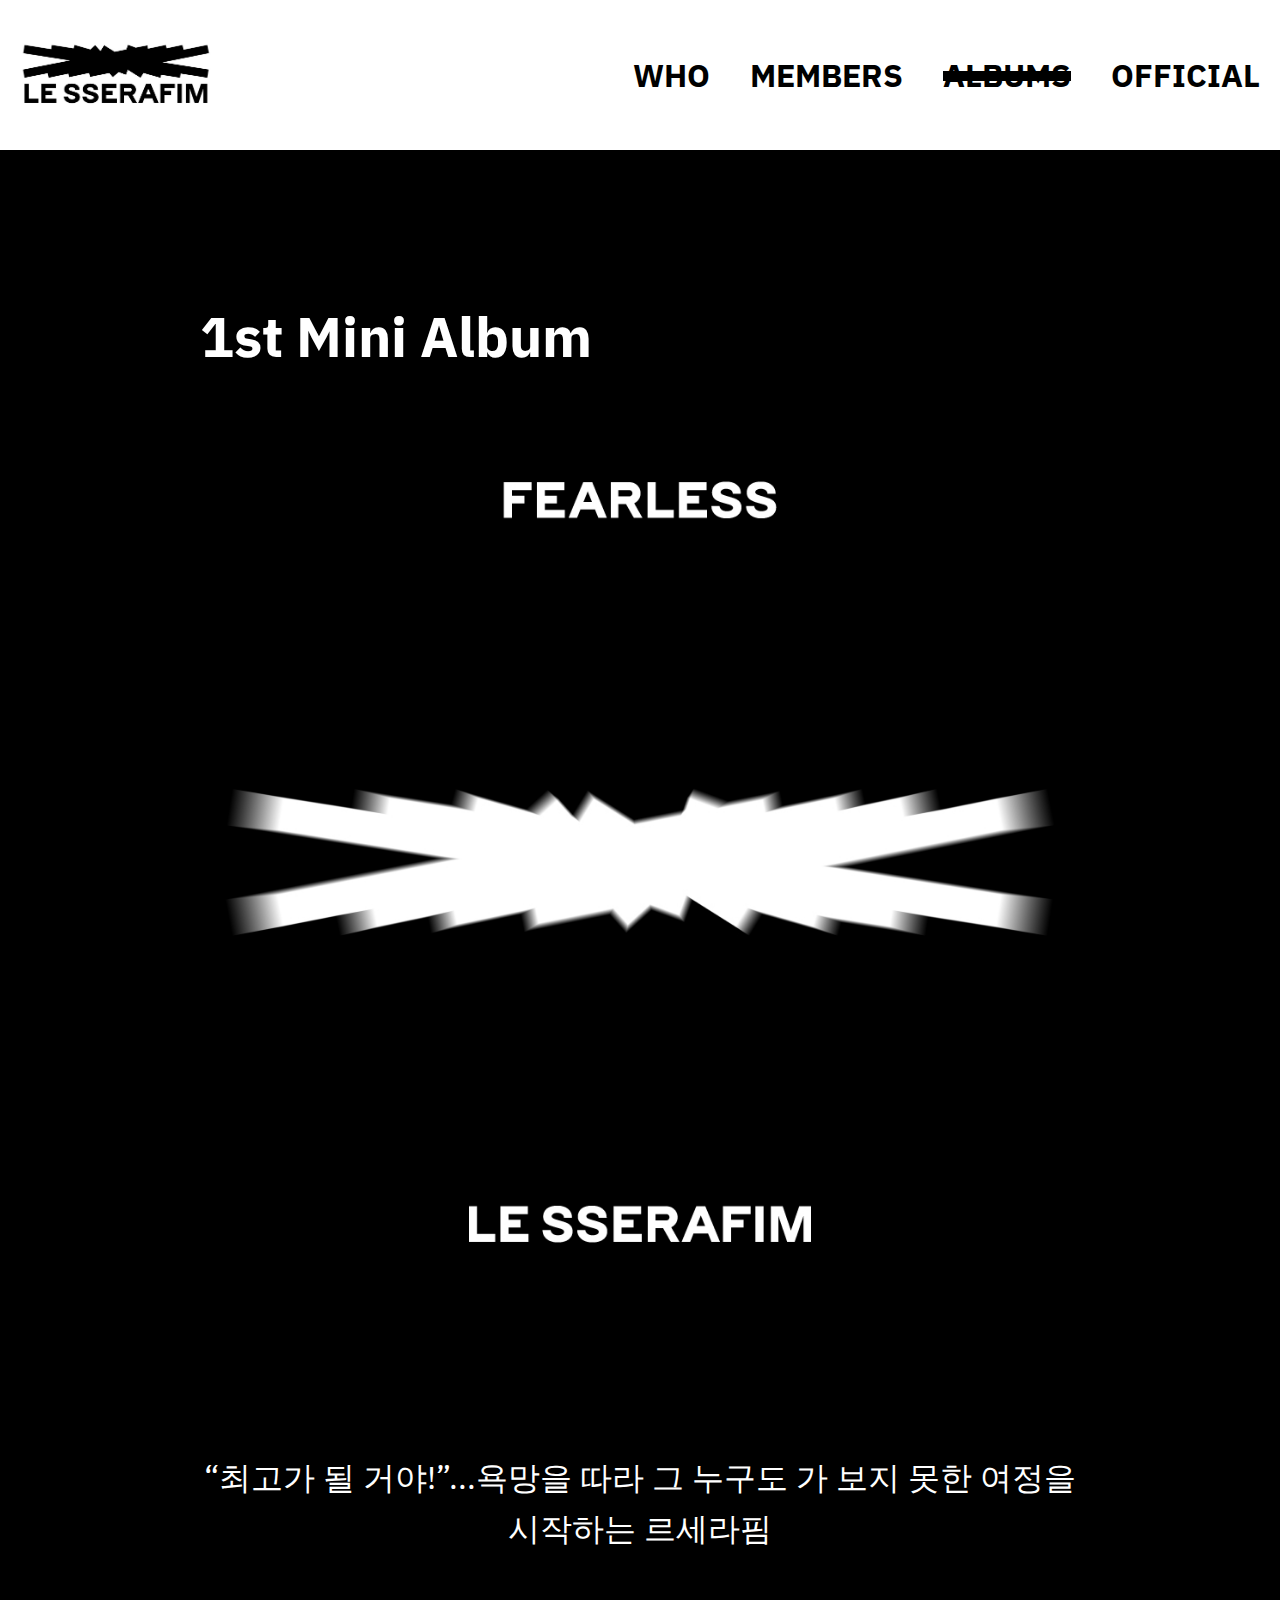
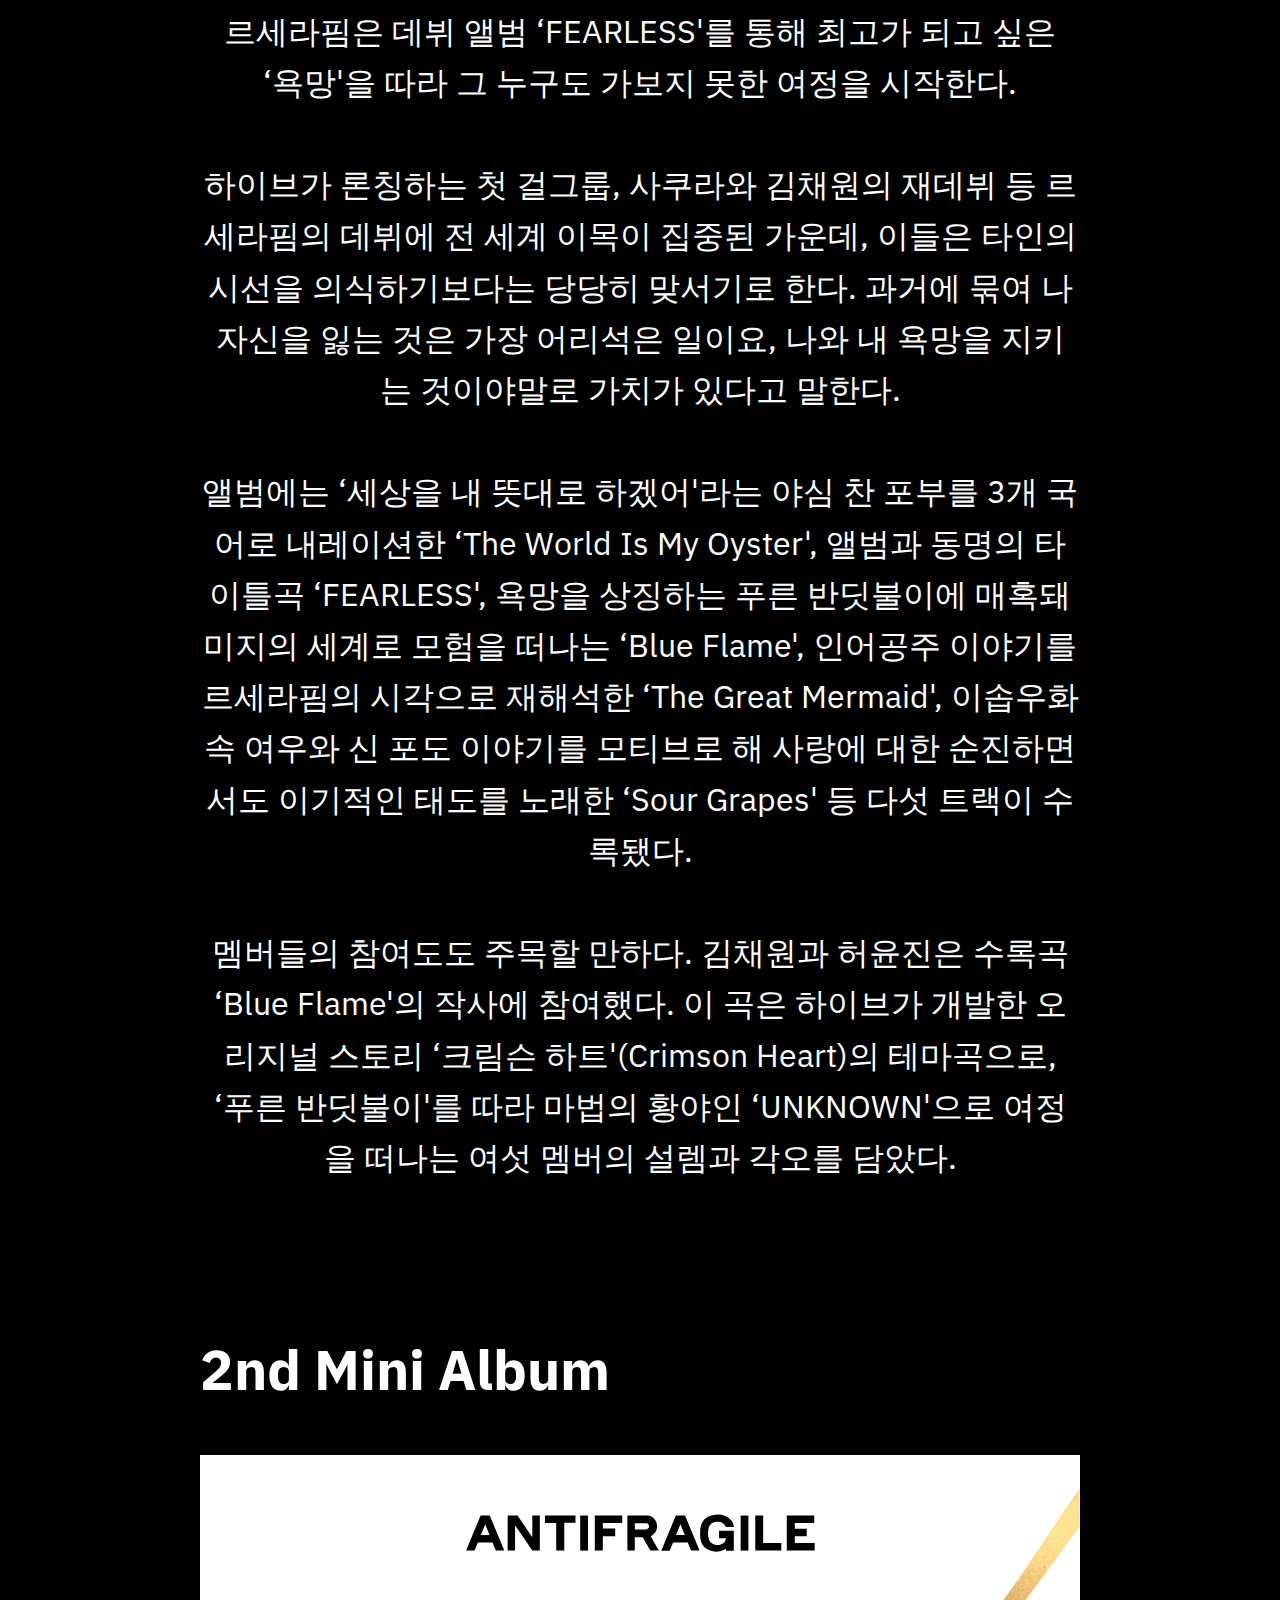
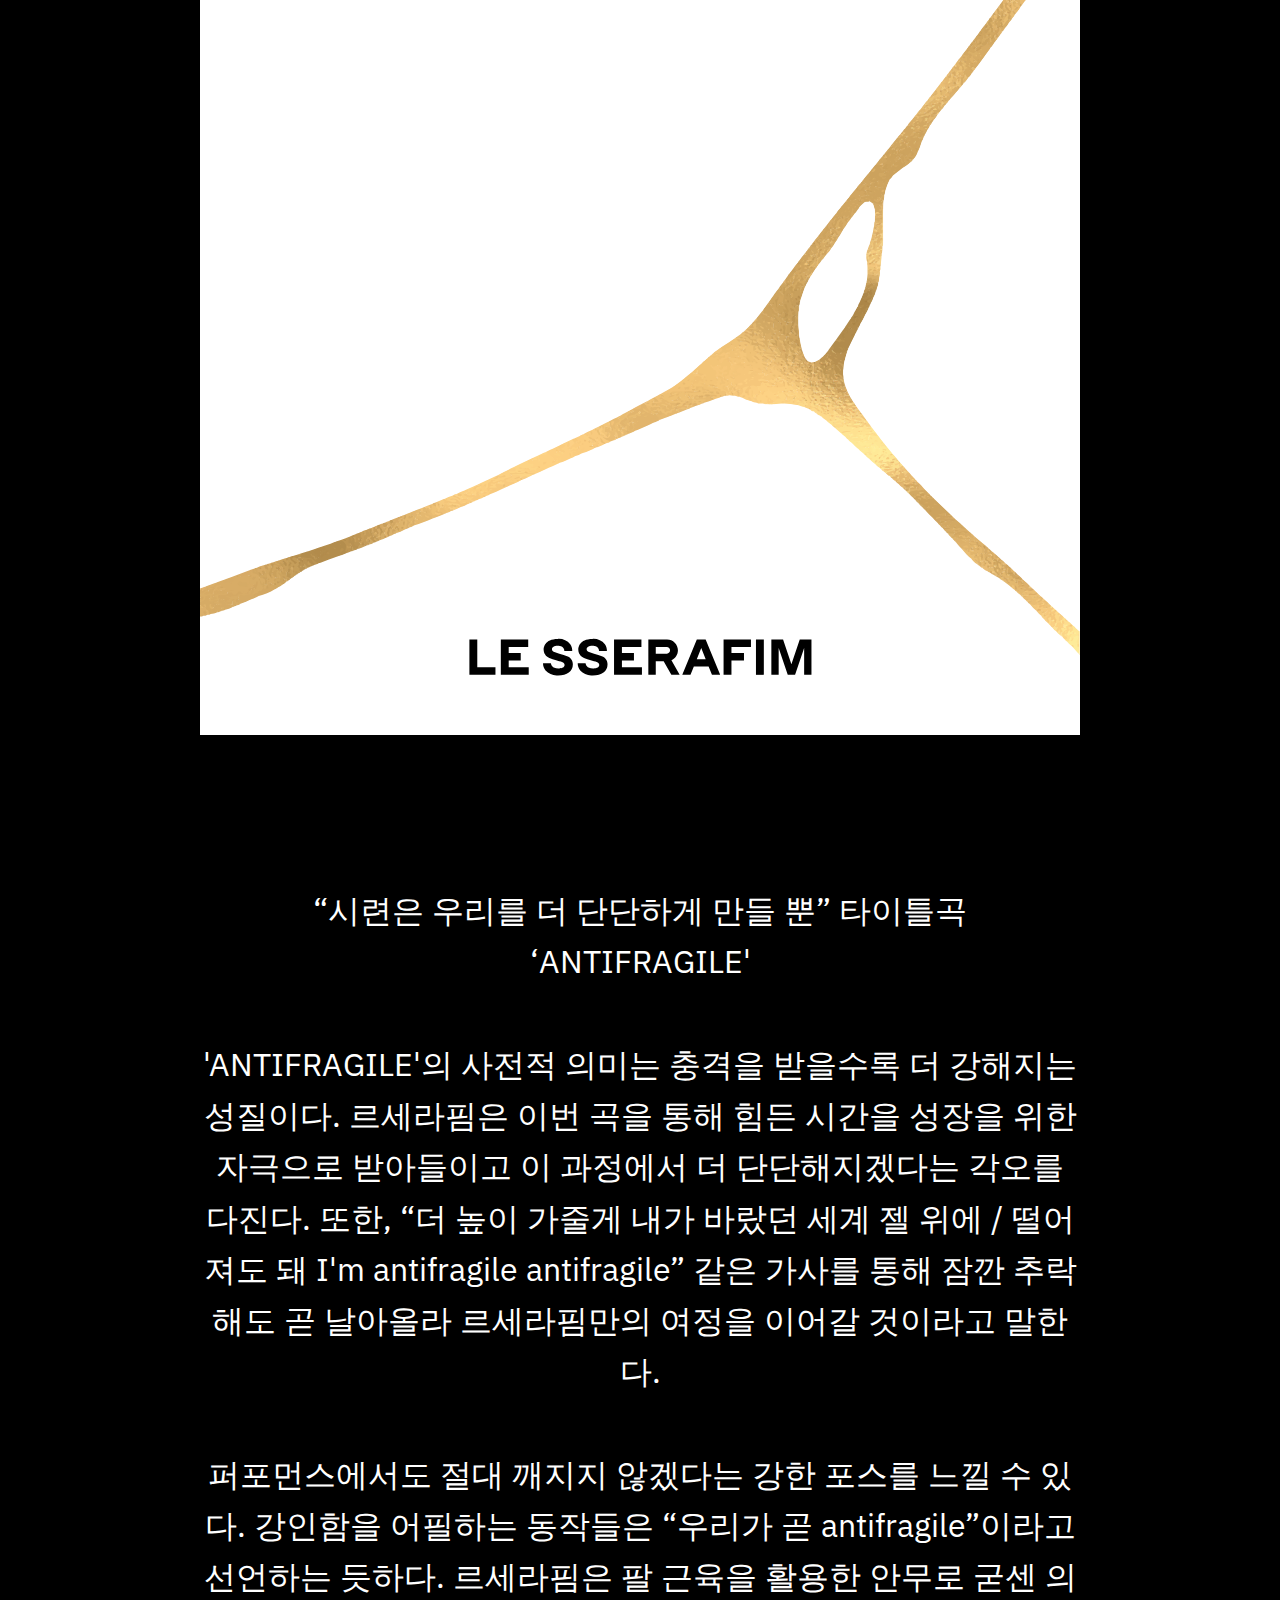
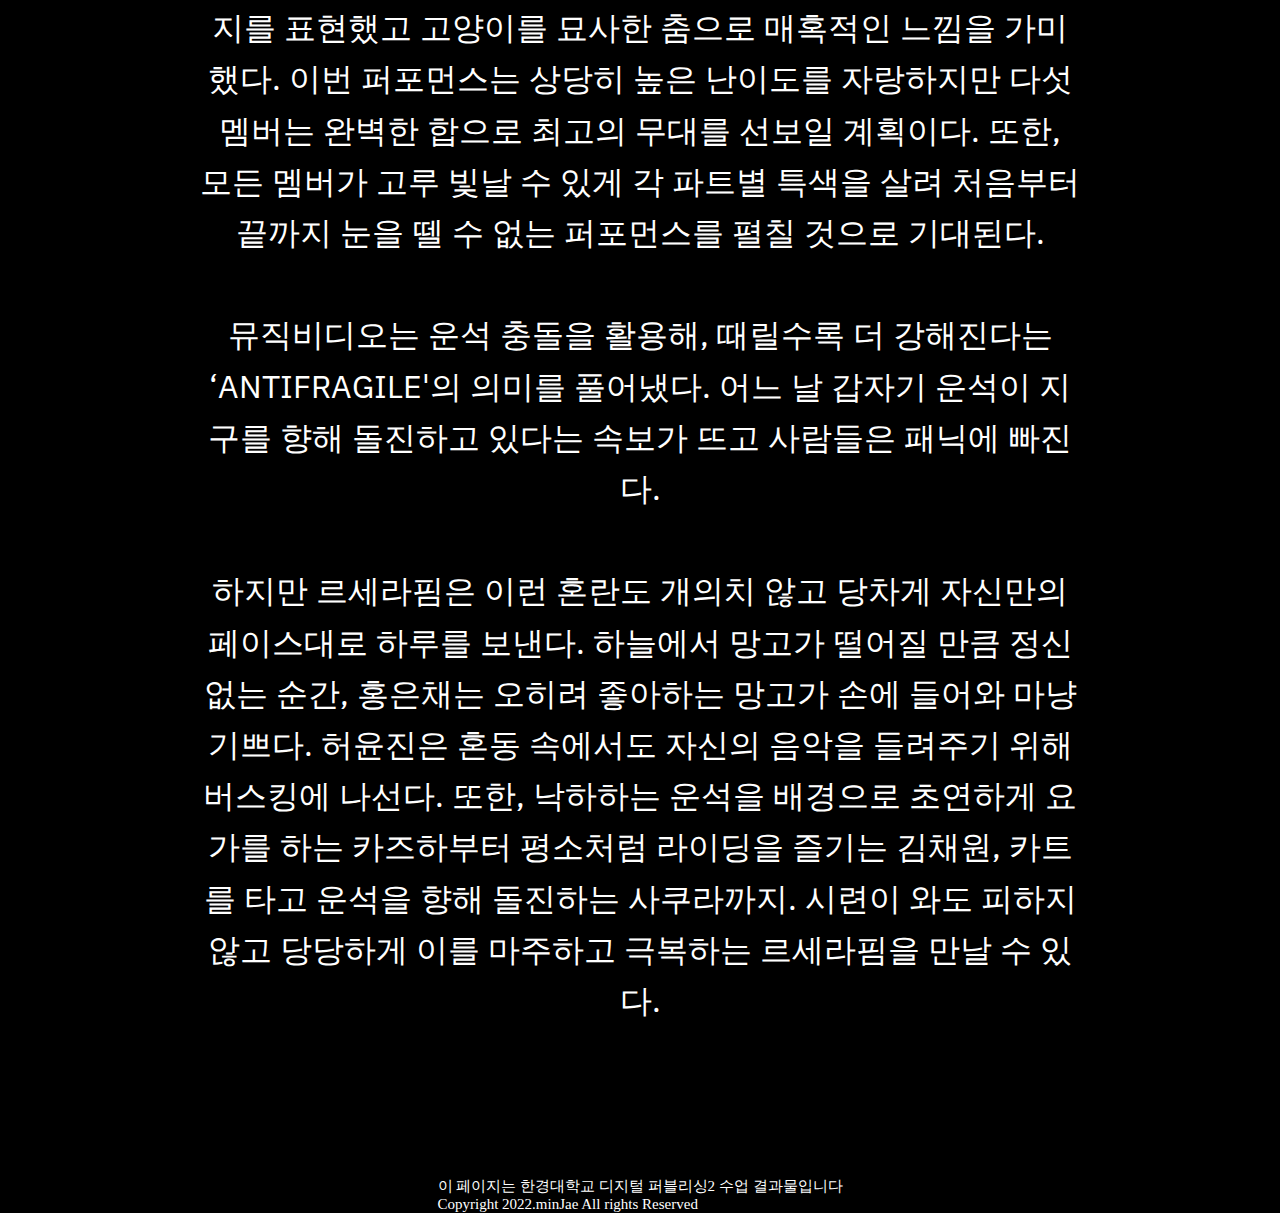
<file: albums.html>
<!DOCTYPE html>
<html lang="en">
<head>
    <meta charset="UTF-8">
    <meta http-equiv="X-UA-Compatible" content="IE=edge">
    <meta name="viewport" content="width=device-width, initial-scale=1.0">
    <title>Document</title>
    <link rel="stylesheet" href="prac.css">
    <script src="myScript.js" defer></script>
</head>
<body>
    <header>
        <div id="logo">
            <img src="img/logo.jpeg" alt="">
        </div>
        <ul class="items">
            <li><a href="index.html"> WHO </a></li>
            <li><a href="members.html"> MEMBERS </a></li>
            <li style="text-decoration: line-through; text-decoration-thickness: 10px;"> ALBUMS </li>
            <li><a href="official.html"> OFFICIAL </a></li>
        </ul>
        <div class="container">
            <img class="hambergBtn" src="img/hamBtn.png" style="background-color: white;" alt="">
        </div>
    </header>
    <div id="main">
        <div id="subTitle">
            1st Mini Album
            <img style="width: 100%;" src="img/fearless.jpeg" alt="">
        </div>
        <div id="bdyTxt" class="albumText">
            “최고가 될 거야!”...욕망을 따라 그 누구도 가 보지 못한 여정을 시작하는 르세라핌<br><br>
            르세라핌은 데뷔 앨범 ‘FEARLESS'를 통해 최고가 되고 싶은 ‘욕망'을 따라 그 누구도 가보지 못한 여정을 시작한다.<br><br>
            하이브가 론칭하는 첫 걸그룹, 사쿠라와 김채원의 재데뷔 등 르세라핌의 데뷔에 전 세계 이목이 집중된 가운데, 이들은 타인의 시선을 의식하기보다는 당당히 맞서기로 한다. 과거에 묶여 나 자신을 잃는 것은 가장 어리석은 일이요, 나와 내 욕망을 지키는 것이야말로 가치가 있다고 말한다.<br><br>
            앨범에는 ‘세상을 내 뜻대로 하겠어'라는 야심 찬 포부를 3개 국어로 내레이션한 ‘The World Is My Oyster', 앨범과 동명의 타이틀곡 ‘FEARLESS', 욕망을 상징하는 푸른 반딧불이에 매혹돼 미지의 세계로 모험을 떠나는 ‘Blue Flame', 인어공주 이야기를 르세라핌의 시각으로 재해석한 ‘The Great Mermaid', 이솝우화 속 여우와 신 포도 이야기를 모티브로 해 사랑에 대한 순진하면서도 이기적인 태도를 노래한 ‘Sour Grapes' 등 다섯 트랙이 수록됐다.<br><br>
            멤버들의 참여도도 주목할 만하다. 김채원과 허윤진은 수록곡 ‘Blue Flame'의 작사에 참여했다. 이 곡은 하이브가 개발한 오리지널 스토리 ‘크림슨 하트'(Crimson Heart)의 테마곡으로, ‘푸른 반딧불이'를 따라 마법의 황야인 ‘UNKNOWN'으로 여정을 떠나는 여섯 멤버의 설렘과 각오를 담았다.
        </div>
        <div id="subTitle">
            2nd Mini Album
            <img style="width: 100%;" src="img/antifragile.svg" alt="">
        </div>
        <div id="bdyTxt" class="albumText">
            “시련은 우리를 더 단단하게 만들 뿐” 타이틀곡 ‘ANTIFRAGILE'<br><br>
            'ANTIFRAGILE'의 사전적 의미는 충격을 받을수록 더 강해지는 성질이다. 르세라핌은 이번 곡을 통해 힘든 시간을 성장을 위한 자극으로 받아들이고 이 과정에서 더 단단해지겠다는 각오를 다진다. 또한, “더 높이 가줄게 내가 바랐던 세계 젤 위에 / 떨어져도 돼 I'm antifragile antifragile” 같은 가사를 통해 잠깐 추락해도 곧 날아올라 르세라핌만의 여정을 이어갈 것이라고 말한다.<br><br>
            퍼포먼스에서도 절대 깨지지 않겠다는 강한 포스를 느낄 수 있다. 강인함을 어필하는 동작들은 “우리가 곧 antifragile”이라고 선언하는 듯하다. 르세라핌은 팔 근육을 활용한 안무로 굳센 의지를 표현했고 고양이를 묘사한 춤으로 매혹적인 느낌을 가미했다. 이번 퍼포먼스는 상당히 높은 난이도를 자랑하지만 다섯 멤버는 완벽한 합으로 최고의 무대를 선보일 계획이다. 또한, 모든 멤버가 고루 빛날 수 있게 각 파트별 특색을 살려 처음부터 끝까지 눈을 뗄 수 없는 퍼포먼스를 펼칠 것으로 기대된다.<br><br>
            뮤직비디오는 운석 충돌을 활용해, 때릴수록 더 강해진다는 ‘ANTIFRAGILE'의 의미를 풀어냈다. 어느 날 갑자기 운석이 지구를 향해 돌진하고 있다는 속보가 뜨고 사람들은 패닉에 빠진다.<br><br> 하지만 르세라핌은 이런 혼란도 개의치 않고 당차게 자신만의 페이스대로 하루를 보낸다. 하늘에서 망고가 떨어질 만큼 정신없는 순간, 홍은채는 오히려 좋아하는 망고가 손에 들어와 마냥 기쁘다. 허윤진은 혼동 속에서도 자신의 음악을 들려주기 위해 버스킹에 나선다. 또한, 낙하하는 운석을 배경으로 초연하게 요가를 하는 카즈하부터 평소처럼 라이딩을 즐기는 김채원, 카트를 타고 운석을 향해 돌진하는 사쿠라까지. 시련이 와도 피하지 않고 당당하게 이를 마주하고 극복하는 르세라핌을 만날 수 있다.<br><br>
        </div>
    </div>
    <footer class="row alignFlex tx-white" style="font-size: 15px;">
        이 페이지는 한경대학교 디지털 퍼블리싱2 수업 결과물입니다 <br>
        Copyright 2022.minJae All rights Reserved
    </footer>
</body>
</html>
</file>
<file: prac.css>
@import url('https://fonts.googleapis.com/css2?family=IBM+Plex+Sans:wght@400;700&display=swap');

*{
    margin: 0px 0px;
    padding: 0px 0px;
    background-color: rgb(0, 0, 0);
}
header{
    margin: 0 0;
    padding: 0 0;
    background-color: white;
    height: 150px;
    width: 100%;
    position: sticky;
    top: 0px;
    display: flex;
    justify-content: space-between;
}
#logo img{
    margin: 0 0;
    padding: 0 0;
    height: 150px;
    position: relative;
    background-color: white;
}
.items{
    display: flex;
    align-items: center;
    list-style: none;
    padding: 0px;
    /*margin-right: 50px;*/
    background-color: white;
    float: left;
    margin-right: 0px;
}
.items li{
    padding: 10px 20px;
    border-radius: 10px;
    background-color: white;
    font-family: 'IBM Plex Sans';
    font-size: 2rem;
    font-weight: 700;
    justify-content: center;
}
.items li a{
    text-decoration: none;
    background-color: white;
    color: black;
}
.items li:hover{
    background-color: rgb(255, 255, 255);
    opacity: 30%;
}
/*메뉴*/
#subTitle{
    font-family: 'IBM Plex Sans';
    font-size: 3.5rem;
    font-weight: 700;
    color: white;
    margin: 150px 200px;
}
#subTitle img{
    margin-top: 50px;
    display: flex;
    width: 100%;
    justify-content: center;
}
#subTitle2{
    font-family: 'IBM Plex Sans';
    font-size: 3.5rem;
    font-weight: 700;
}
#bdyTxt{
    font-family: 'IBM Plex Sans';
    font-size: 2rem;
    color: rgb(255, 255, 255);
    margin: 100px 200px;
    line-height: 160%;
}
#bdyTxt2{
    font-family: 'IBM Plex Sans';
    font-weight: 700; 
    font-size: 3.5rem;}
#movie{
    width: 100%;
    height: 100vh;
    display: flex;
    background-image: url(img/main1.gif);
    background-repeat: no-repeat;
    background-size: cover;
    align-items: center;
    justify-content: center;
    color: white;
    font-family: 'IBM Plex Sans';
    font-size: 10rem;
    font-weight: 700;
}
.cirCle{
    border-radius: 50%;
    background-color: white;
    width: 15vw;
    height: 15vw;
    display: flex;
    position: relative;
    align-items: center;
    justify-content: center;
    font-family: 'IBM Plex Sans';
    font-weight: 700;
    font-size: 2.5rem;
    margin-bottom: 50px;
}
.row{display: flex; margin: 0px 200px;}
.mar{margin-top: 150px; margin-bottom: 50px;}

.col-1{width: 16.6%; padding: 5px 0px 5px 5px;}
.col-2{width: 33.3%; padding: 5px 0px 5px 5px;}
.col-3{width: 50%; padding: 5px 0px 5px 5px;}
.col-4{width: 66.6%; padding: 5px 0px 5px 5px;}
.col-5{width: 83.3%; padding: 5px 0px 5px 5px;}
.col-6{width: 100%;}

.h-100{height: 100px;}
.h-200{height: 200px;}
.h-300{height: 300px;}
.h-400{height: 400px;}
.h-500{height: 500px;}

.tx-white{color: white;}
.tx-black{color: black;}
.bg-white{background-color: white;}

.alignHor{display: flex; align-items: center;}
.alignFlex{display: flex; align-items: center; justify-content: center;}
.img-fit{width: 100%; height: auto; /*justify-content: center; align-items: center;*/}

.albumText{line-height: 160%; text-align: center;}
.hambergBtn{
    display: none;
    position: relative;
    height: 50px;
    right: 0px;
}
.memberImg{height: auto;}
#main img{width: 100%;}
.container{
    display: none;
    width: 50px;
    height: 50px;
    background-color: white;
}

@media all and (max-width:768px) /*screen*/
{
    header{
        margin: 0 0;
        padding: 0 0;
        height: 70px;
        width: 100%;
        position: sticky;
        top: 0px;
        display: flex;
        justify-content: space-between;
    }
    #logo{
        display: block;
        height: 70px;
    }
    #logo img{
        margin: 0 0;
        padding: 0 0;
        height: 70px;
        display: block;
        position: absolute;
    }
   header{
        flex-direction: column;
        align-items: flex-start;
        padding: 0px 0px;
    }
    .items{
        display: none;
        flex-direction: column;
        align-items: center;
        width: 100%;
    }
    .items li{
        width: 100%;
        text-align: center;
        padding: 0px 0px;
    }
    .hambergBtn{
        display: block;
        position: absolute;
        top: 10px;
        right: 15px;
        width: 50px;
    }
    .container{
        display: flex;
        width: 50px;
    }
    .items.active{
        display: block;
    }
    .row{
        width: 100%;
        flex-direction: column;
        margin: 0px 0px;
    }
    .col-1{width: 90%;}
    .col-2{width: 90%;}
    .col-3{width: 100%; height: auto;}
    .col-4{width: 90%;}
    .col-5{width: 90%;}
    .col-6{width: 100%;}

    #subTitle{
        font-size: 2rem;
        margin: 40px 0px 10px 0px;
        padding: 0px 20px 0px 20px;
    }
    #subTitle img{
        margin-top: 0px;
        width: 100%;
        justify-content: center;
    }
    #subTitle2{font-weight: bold; font-size: 2rem; margin: 0px 0px 10px 0px; padding: 0px 20px 0px 20px;}
    #bdyTxt{
        font-size: 0.8rem;
        margin: 10px 0px 20px 0px;
        padding: 0px 20px 0px 20px;
    }
    #bdyTxt2{font-size: 1.5rem; margin: 0px 0px 20px 0px;}
    #movie{
        width: 100%;
        display: flex;
        background-image: url(img/main1.gif);
        background-repeat: no-repeat;
        background-size: cover;
        background-position: center;
        font-size: 3rem;
    }
    .cirCle{
        width: 50vw;
        height: 50vw;
        position: relative;
        align-items: center;
        justify-content: center;
        font-weight: bold;
        font-size: 2rem;
        margin-bottom: 20px;
    }
    .alignHor{display: flex; align-items: center;}
    .alignFlex{display: flex; align-items: center; justify-content: center;}
    .img-fit{width: 100%; height: auto;}
}
</file>
